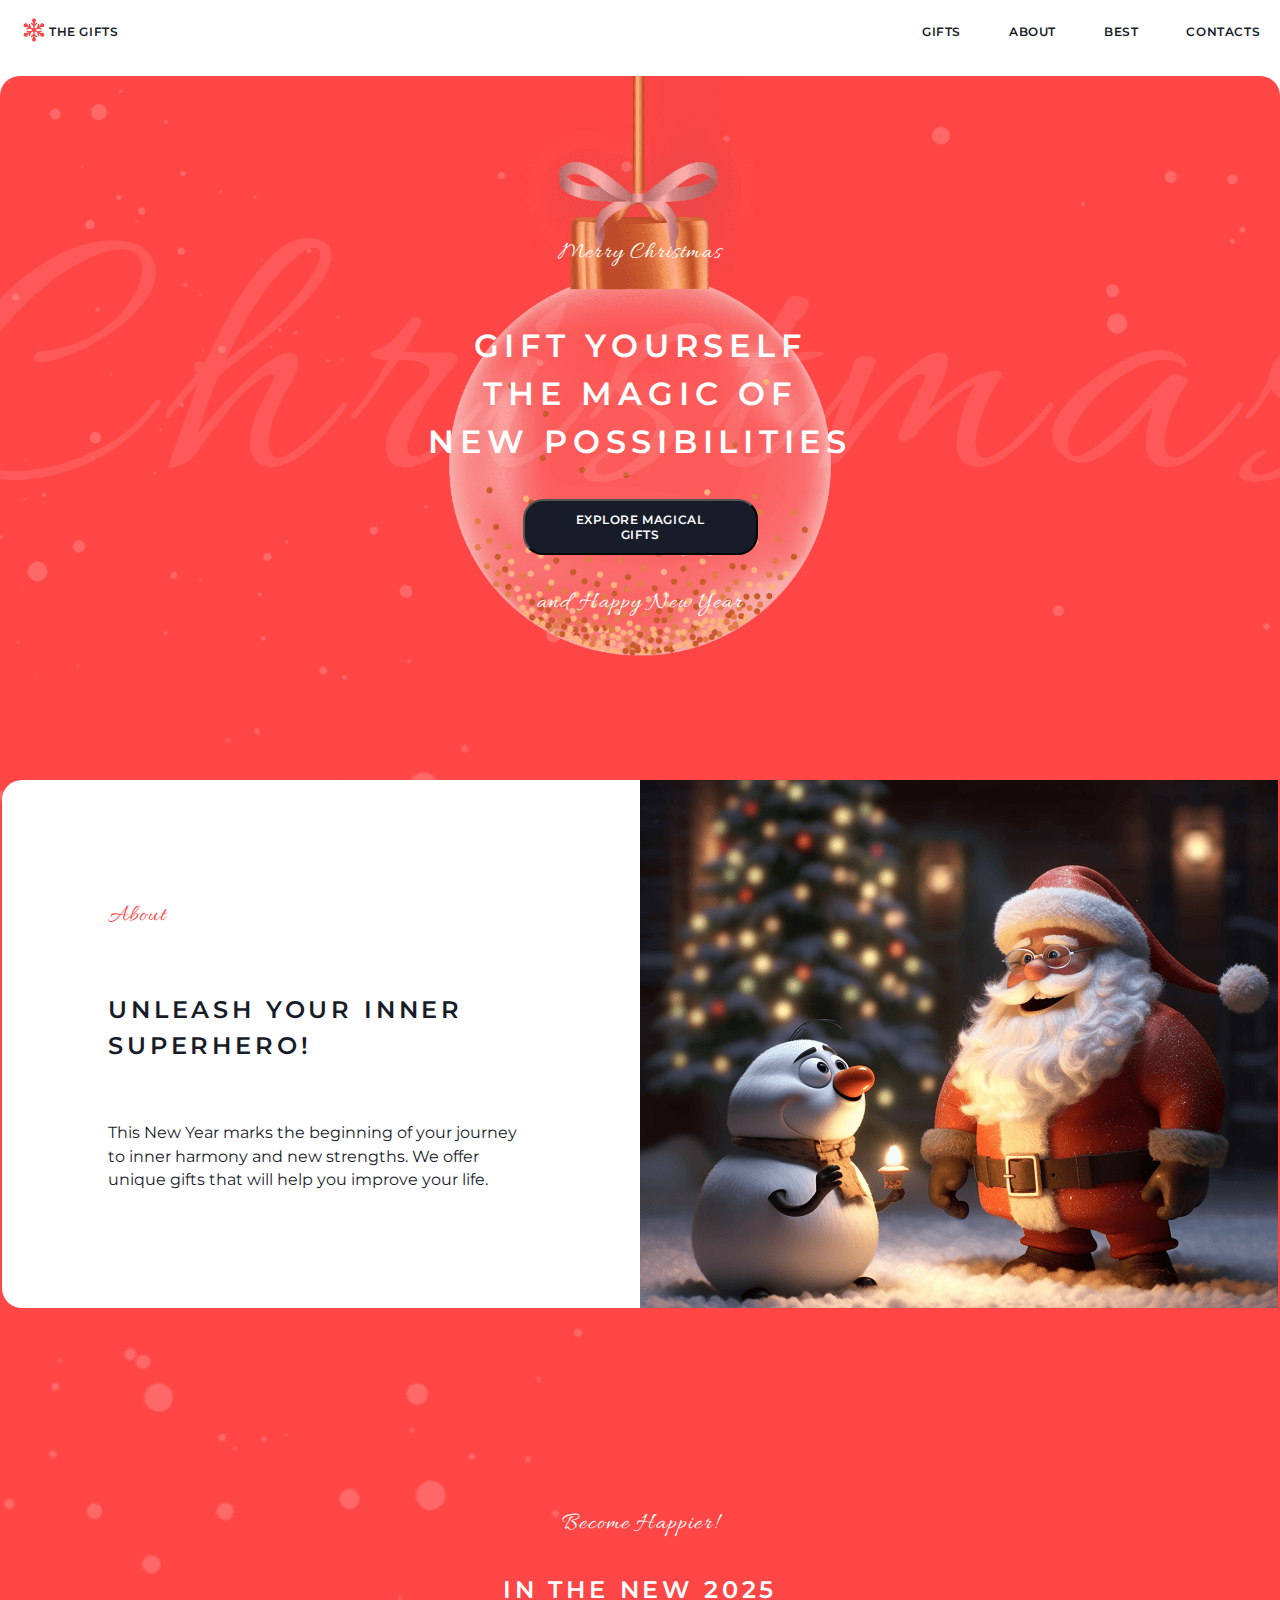
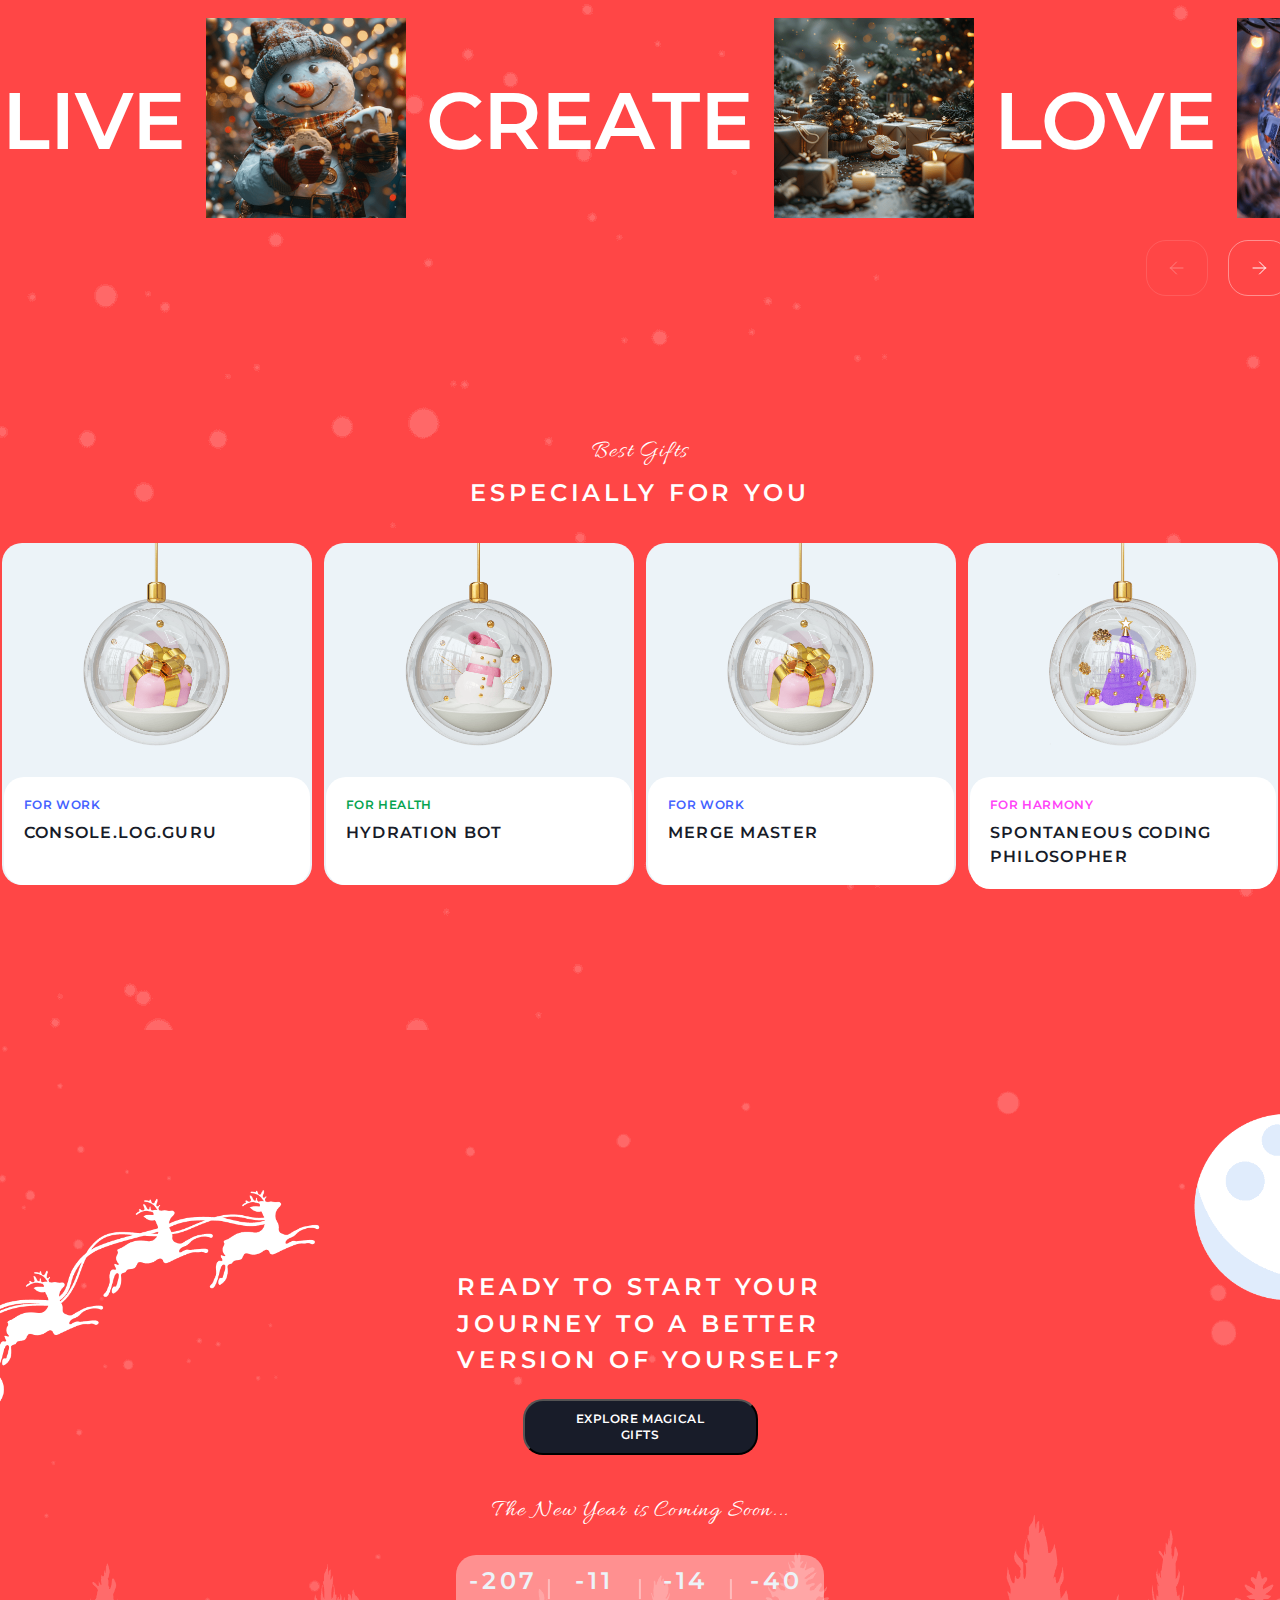
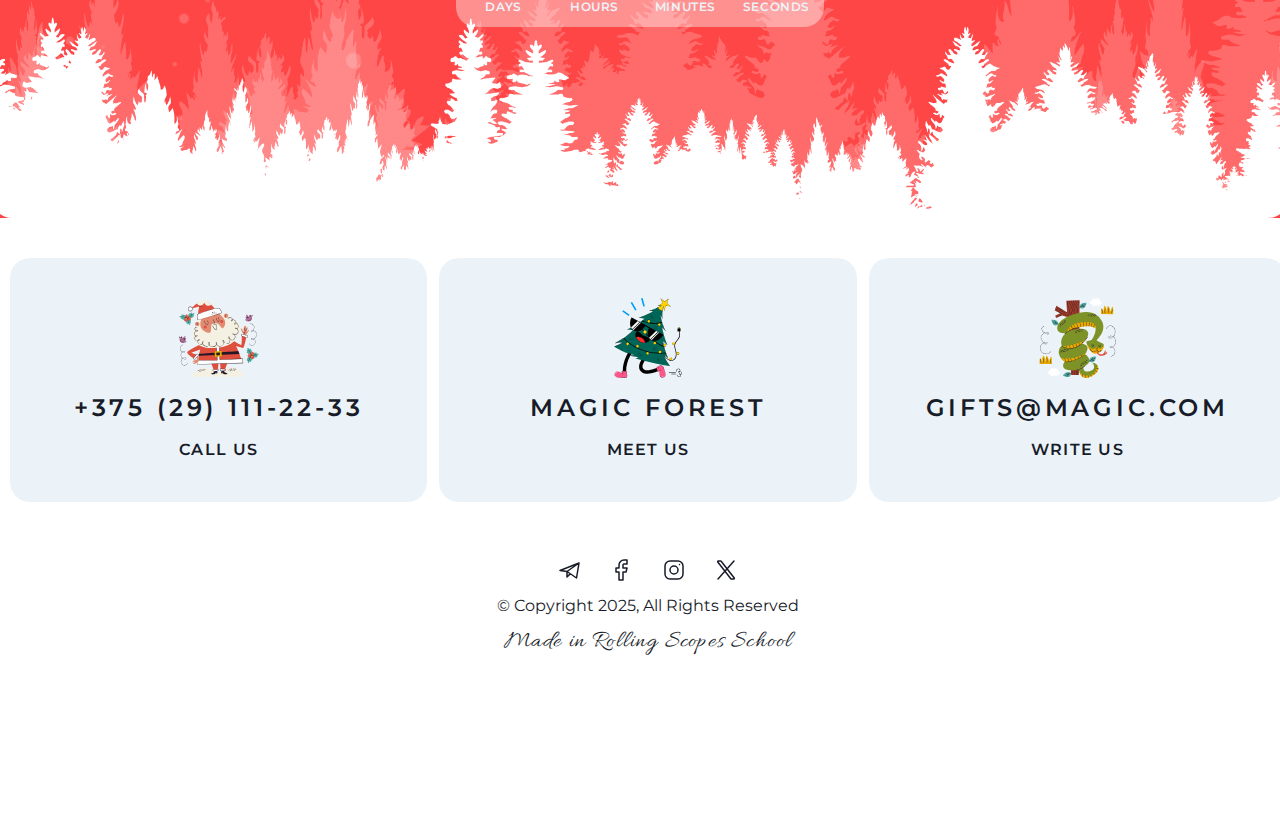
<file: pages/home/index.html>
<!DOCTYPE html>
<html lang="en">
<head>
    <meta charset="UTF-8">
    <meta name="viewport" content="width=device-width, initial-scale=1.0">
    <link href="style.css" rel="stylesheet">
    <script src="index.js" defer></script>
    <link href="https://fonts.googleapis.com/css?family=Montserrat&display=swap" rel="stylesheet">
    <title>Christmas shop</title>
</head>
<body>
    <header>
        <div class="header-container">
            <a class="logo" href="#">
                    <div><img src="../../assets/icons/snowflake.svg" alt="snowflake" width="24" height="24"></div>
                    <span class="logo-title">The gifts</span>
            </a>
            <nav class="nav">
                <ul class="nav-list">
                    <li class="nav-item">
                        <a class="nav-link" href="#about">Gifts</a>
                    </li>
                    <li class="link">
                        <a class="nav-link" href="#pets">About</a>
                    </li>
                    <li class="link">
                        <a class="nav-link" href="#help">Best</a>
                    </li>
                    <li class="link">
                        <a class="nav-link" href="#contacts">Contacts</a>
                    </li>
                </ul>
            </nav>
        </div>
    </header>
    <main>
        <div class="main-container">
            <div class="hero-section">
                <div class="hero-section-content">
                    <p class="caption">Merry Christmas</p>
                    <h1 class="hero-header">Gift yourself the magic of new possibilities</h1>
                    <button class="button-primary" id="giftsButton"><span class="action-small">Explore Magical Gifts</span></button>
                    <p class="caption">and Happy New Year</p>
                </div>
            </div>
            <div class="about">
                <div class="about-content">
                    <div class="about-text">
                        <div class="about-text-content">
                            <p class="caption-about">About</p>
                            <h2 class="header-2">Unleash your inner superhero!</h2>
                            <p class="paragraph">This New Year marks the beginning of your journey to inner harmony and new strengths. We offer unique gifts that will help you improve your life.</p>
                        </div>
                    </div>
                    <div class="about-santa"><img src="../../assets/images/santa.png" alt="santa" width="638px" height="528px"></div>
                </div>
            </div>
            <div class="slider-section">
                <div class="slider-section-content">
                    <div class="slider-head">
                        <p class="caption">Become Happier!</p>
                        <div class="header-2 slider-header">in the new 2025</div>
                    </div>
                    <div class="slider-container">
                        <div class="slider">
                            <div class="slide slider-text">Live</div>
                            <div class="slide"><img src="../../assets/images/snowman.png" alt="snowman" width="200" height="200"></div>
                            <div class="slide slider-text">Create</div>
                            <div class="slide"><img src="../../assets/images/christmas-trees.png" alt="christmas-tree" width="200" height="200"></div>
                            <div class="slide slider-text">Love</div>
                            <div clsaa="slide"><img src="../../assets/images/christmas-tree-ball.png" alt="christmas-tree-ball" width="200" height="200"></div>
                            <div class="slide slider-text">Dream</div>
                            <div class="slide"><img src="../../assets/images/fairytale-house.png" alt="fairytale-house" width="200" height="200"></div>
                        </div>
                    </div>
                    <div class="buttons">
                        <button class="button-primary button-left"><img src="../../assets/icons/arrow-right.svg" class="rotated-svg" alt="arrow-left" height="24" width="24"></button>
                        <button class="button-primary button-right"><img src="../../assets/icons/arrow-right.svg" alt="arrow-right" height="24" width="24"></button>
                    </div>
                </div>
            </div>
            <div class="best-gifts">
                <div class="best-gifts-content">
                    <div class="best-gifts-head">
                        <p class="caption best-gifts-caption">Best Gifts</p>
                        <h2 class="header-2 best-gifts-header">especially for you</h2>
                    </div>
                    <div class="best-gifts-list">
                        <div class="best-gift-card for-work" onclick="openModal('modal-work1')">
                            <div class="card-image"><img src="../../assets/images/gift-for-work.png" alt="gift-for-work" width="310" height="230"></div>
                            <div class="card-text">
                                <span class="header-4">For work</span>
                                <span class="header-3">Console.log.guru</span>
                            </div>
                        </div>
                        <!--Modal-->
                        <div id="modal-work1" class="modal">
                            <div class="modal-content">
                                <span class="close" onclick="closeModal('modal-work1')">&times;</span>
                                <div class="modal-image-container">
                                    <img src="../../assets/images/gift-for-work.png" alt="gift-for-work" width="310" height="230">
                                </div>
                                <div class="modal-text">
                                    <div class="modal-header for-work">
                                        <span class="header-4">For work</span>
                                        <span class="header-3">Console.log.guru</span>
                                        <span class="paragraph">Use console log like a crystal ball to find any issue</span>
                                    </div>
                                    <div class="modal-stats">
                                        <span class="header-4">Adds superpower to</span>
                                        <ul class="modal-stats-content">
                                            <li class="modal-stat-block">
                                                <div class="span-1"><span class="paragraph">Live</span></div>
                                                <span class="paragraph">+500</span>
                                                <div class="modal-stars">
                                                    <div><img src="../../assets/icons/snowflake.svg" alt="snowflake" width="16" height="16"></div>
                                                    <div><img src="../../assets/icons/snowflake.svg" alt="snowflake" width="16" height="16"></div>
                                                    <div><img src="../../assets/icons/snowflake.svg" alt="snowflake" width="16" height="16"></div>
                                                    <div><img src="../../assets/icons/snowflake.svg" alt="snowflake" width="16" height="16"></div>
                                                    <div><img src="../../assets/icons/snowflake.svg" alt="snowflake" width="16" height="16"></div>
                                                </div>
                                            </li>
                                            <li class="modal-stat-block">
                                                <div class="span-1"><span class="paragraph">Create</span></div>
                                                <span class="paragraph">+500</span>
                                                <div class="modal-stars">
                                                    <div><img src="../../assets/icons/snowflake.svg" alt="snowflake" width="16" height="16"></div>
                                                    <div><img src="../../assets/icons/snowflake.svg" alt="snowflake" width="16" height="16"></div>
                                                    <div><img src="../../assets/icons/snowflake.svg" alt="snowflake" width="16" height="16"></div>
                                                    <div><img src="../../assets/icons/snowflake.svg" alt="snowflake" width="16" height="16"></div>
                                                    <div><img src="../../assets/icons/snowflake.svg" alt="snowflake" width="16" height="16"></div>
                                                </div>
                                            </li>
                                            <li class="modal-stat-block">
                                                <div class="span-1"><span class="paragraph">Love</span></div>
                                                <span class="paragraph">+200</span>
                                                <div class="modal-stars">
                                                    <div><img src="../../assets/icons/snowflake.svg" alt="snowflake" width="16" height="16"></div>
                                                    <div><img src="../../assets/icons/snowflake.svg" alt="snowflake" width="16" height="16"></div>
                                                    <div><img src="../../assets/icons/snowflake.svg" alt="snowflake" width="16" height="16" style="opacity: 0.2;"></div>
                                                    <div><img src="../../assets/icons/snowflake.svg" alt="snowflake" width="16" height="16" style="opacity: 0.2;"></div>
                                                    <div><img src="../../assets/icons/snowflake.svg" alt="snowflake" width="16" height="16" style="opacity: 0.2;"></div>
                                                </div>
                                            </li>
                                            <li class="modal-stat-block">
                                                <div class="span-1"><span class="paragraph">Dream</span></div>
                                                <span class="paragraph">+400</span>
                                                <div class="modal-stars">
                                                    <div><img src="../../assets/icons/snowflake.svg" alt="snowflake" width="16" height="16"></div>
                                                    <div><img src="../../assets/icons/snowflake.svg" alt="snowflake" width="16" height="16"></div>
                                                    <div><img src="../../assets/icons/snowflake.svg" alt="snowflake" width="16" height="16"></div>
                                                    <div><img src="../../assets/icons/snowflake.svg" alt="snowflake" width="16" height="16"></div>
                                                    <div><img src="../../assets/icons/snowflake.svg" alt="snowflake" width="16" height="16" style="opacity: 0.2;"></div>
                                                </div>
                                            </li>
                                        </ul>
                                    </div>
                                </div>
                            </div>
                        </div>
                        <!---->
                        <div class="best-gift-card for-health">
                            <div class="card-image"><img src="../../assets/images/gift-for-health.png" alt="gift-for-health" width="310" height="230"></div>
                            <div class="card-text">
                                <span class="header-4">For health</span>
                                <span class="header-3">hydration bot</span>
                            </div>
                        </div>
                        <div class="best-gift-card for-work">
                            <div class="card-image"><img src="../../assets/images/gift-for-work.png" alt="gift-for-harmony" width="310" height="230"></div>
                            <div class="card-text">
                                <span class="header-4 ">For work</span>
                                <span class="header-3">merge master</span>
                            </div>
                        </div>
                        <div class="best-gift-card for-harmony">
                            <div class="card-image"><img src="../../assets/images/gift-for-harmony.png" alt="gift-for-work" width="310" height="230"></div>
                            <div class="card-text">
                                <span class="header-4">For harmony</span>
                                <span class="header-3">spontaneous coding philosopher</span>
                            </div>
                        </div>
                    </div>
                </div>
            </div>
            <div class="cta">
                <div class="cta-container">
                    <div class="cta-content">
                        <span class="header-2 cta-head">Ready to start your journey to a better version of yourself?</span>
                        <button class="button-primary"><span class="action-small">Explore Magical Gifts</span></button>
                        <div class="cta-timer-content">
                            <p class="caption">The New Year is Coming Soon...</p>
                            <div class="cta-timer">
                                <div class="timer-unit">
                                    <div class="header-2 timer-value" id="days">0</div>
                                    <div class="header-4 timer-label">Days</div>
                                </div>
                                <div class="separator"></div>
                                <div class="timer-unit">
                                    <div class="header-2 timer-value" id="hours">0</div>
                                    <div class="header-4 timer-label">hours</div>
                                </div>
                                <div class="separator"></div>
                                <div class="timer-unit">
                                    <div class="header-2 timer-value" id="minutes">0</div>
                                    <div class="header-4 timer-label">minutes</div>
                                </div>
                                <div class="separator"></div>
                                <div class="timer-unit">
                                    <div class="header-2 timer-value" id="seconds">0</div>
                                    <div class="header-4 timer-label">seconds</div>
                                </div>
                            </div>
                        </div>
                    </div>
                </div>
            </div>
        </div>
    </main>
    <footer>
        <div class="footer-container">
            <div class="footer-content">
                <div class="footer-contacts" id="contacts">
                    <a href="tel:+1234567890" class="contacts-container">
                        <img src="../../assets/images/santa-claus.svg" alt="santa-claus">
                        <div class="action-large">+375 (29) 111-22-33</div>
                        <div class="header-3">CALL US</div>
                    </a>
                    <a href="mailto:example@email.com" class="contacts-container">
                        <img src="../../assets/images/christmas-tree.svg" alt="christmas-tree">
                        <div class="action-large">Magic forest</div>
                        <div class="header-3">MEET US</div>
                    </a>
                    <a href="https://www.google.com/maps/@37.7749,-122.4194,15z" target="_blank" rel="noopener noreferrer" class="contacts-container">
                        <img src="../../assets/images/snake.svg" alt="snake">
                        <div class="action-large">Gifts@magic.com</div>
                        <div class="header-3">WRITE US</div>
                    </a>
                </div>
                <div class="footer-other">
                    <div class="socials">
                        <a href="https://web.telegram.org" target="_blank" class="socials-container"><div class="mask telegram-mask"></div></a>
                        <a href="https://www.facebook.com" target="_blank" class="socials-container"><div class="mask facebook-mask"></div></a>
                        <a href="https://www.instagram.com" target="_blank" class="socials-container"><div class="mask instagram-mask"></div></a>
                        <a href="https://www.x.com" target="_blank" class="socials-container"><div class="mask x-mask"></div></a>
                    </div>
                    <div class="paragraph">© Copyright 2025, All Rights Reserved</div>
                    <a href="https://rs.school" target="_blank" class="caption rs">Made in Rolling Scopes School</a>
                </div>
            </div>
        </div>
    </footer>
</body>
</html>
</file>
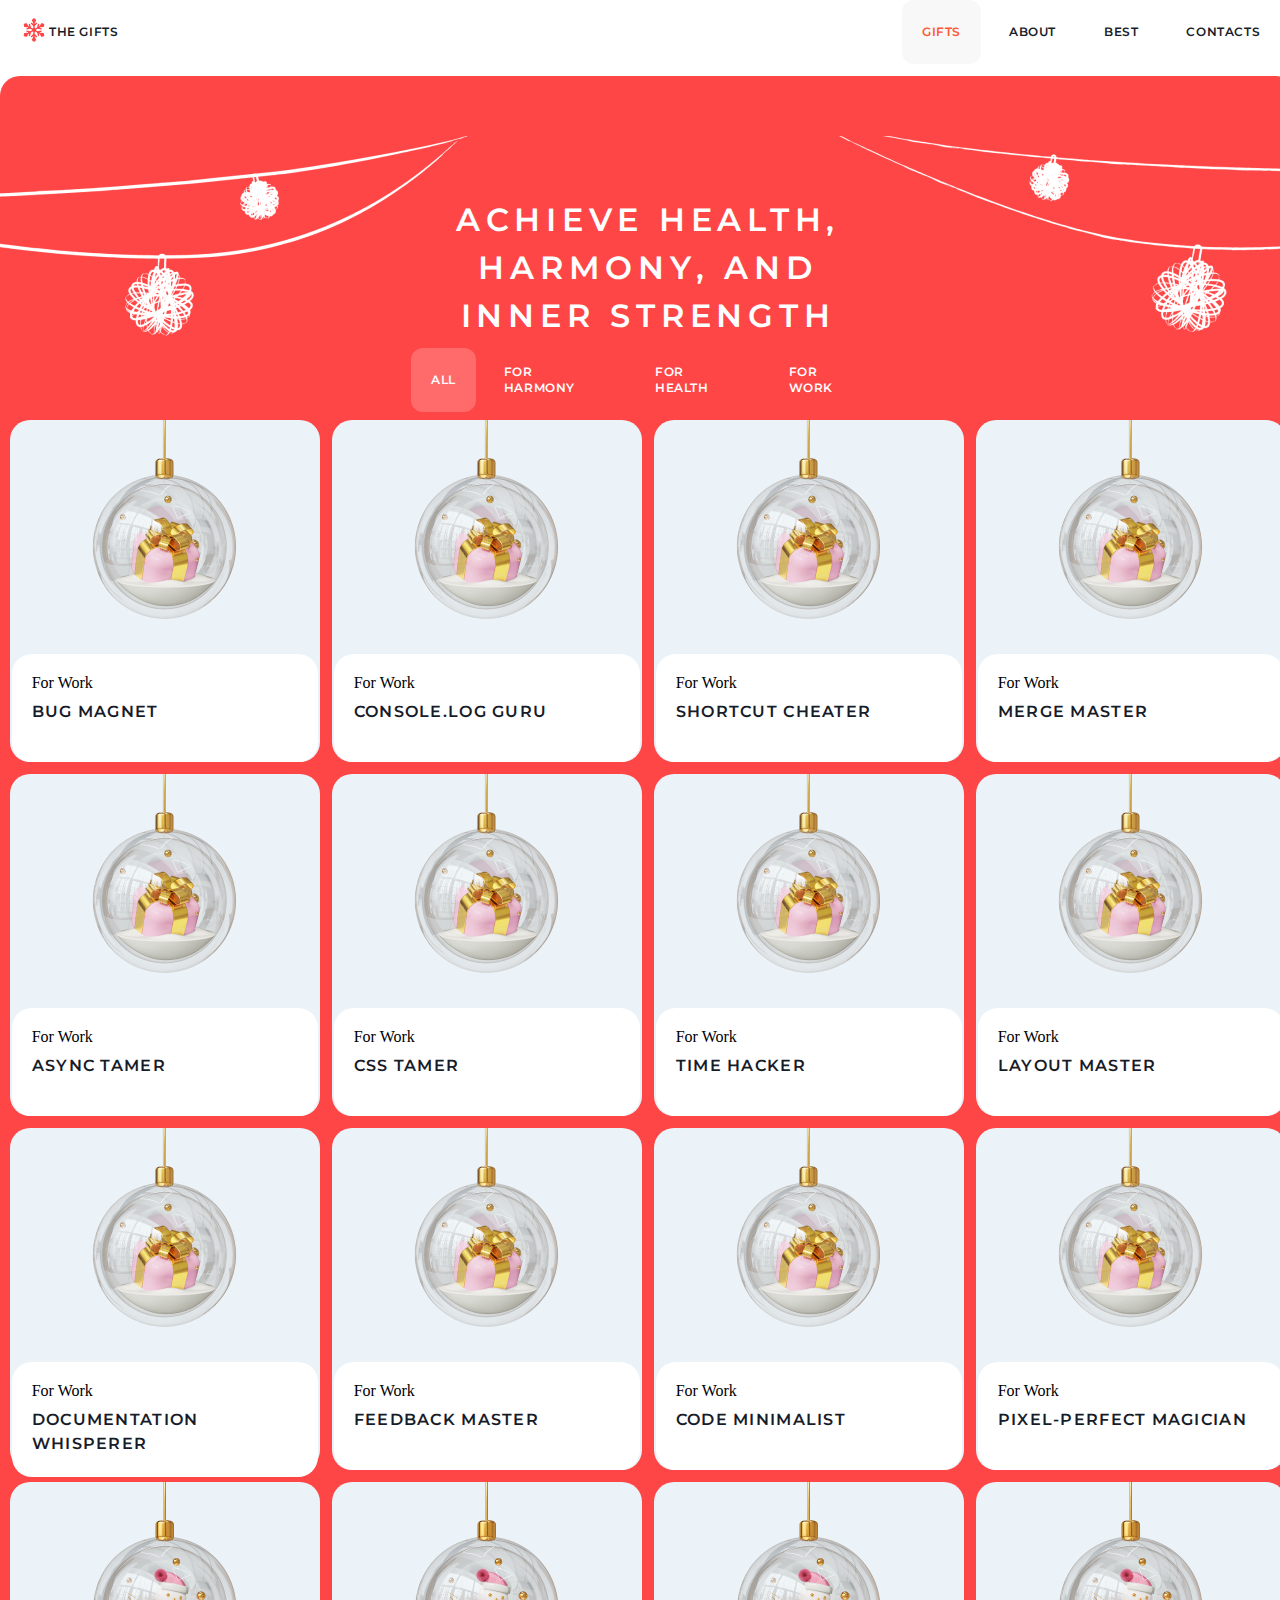
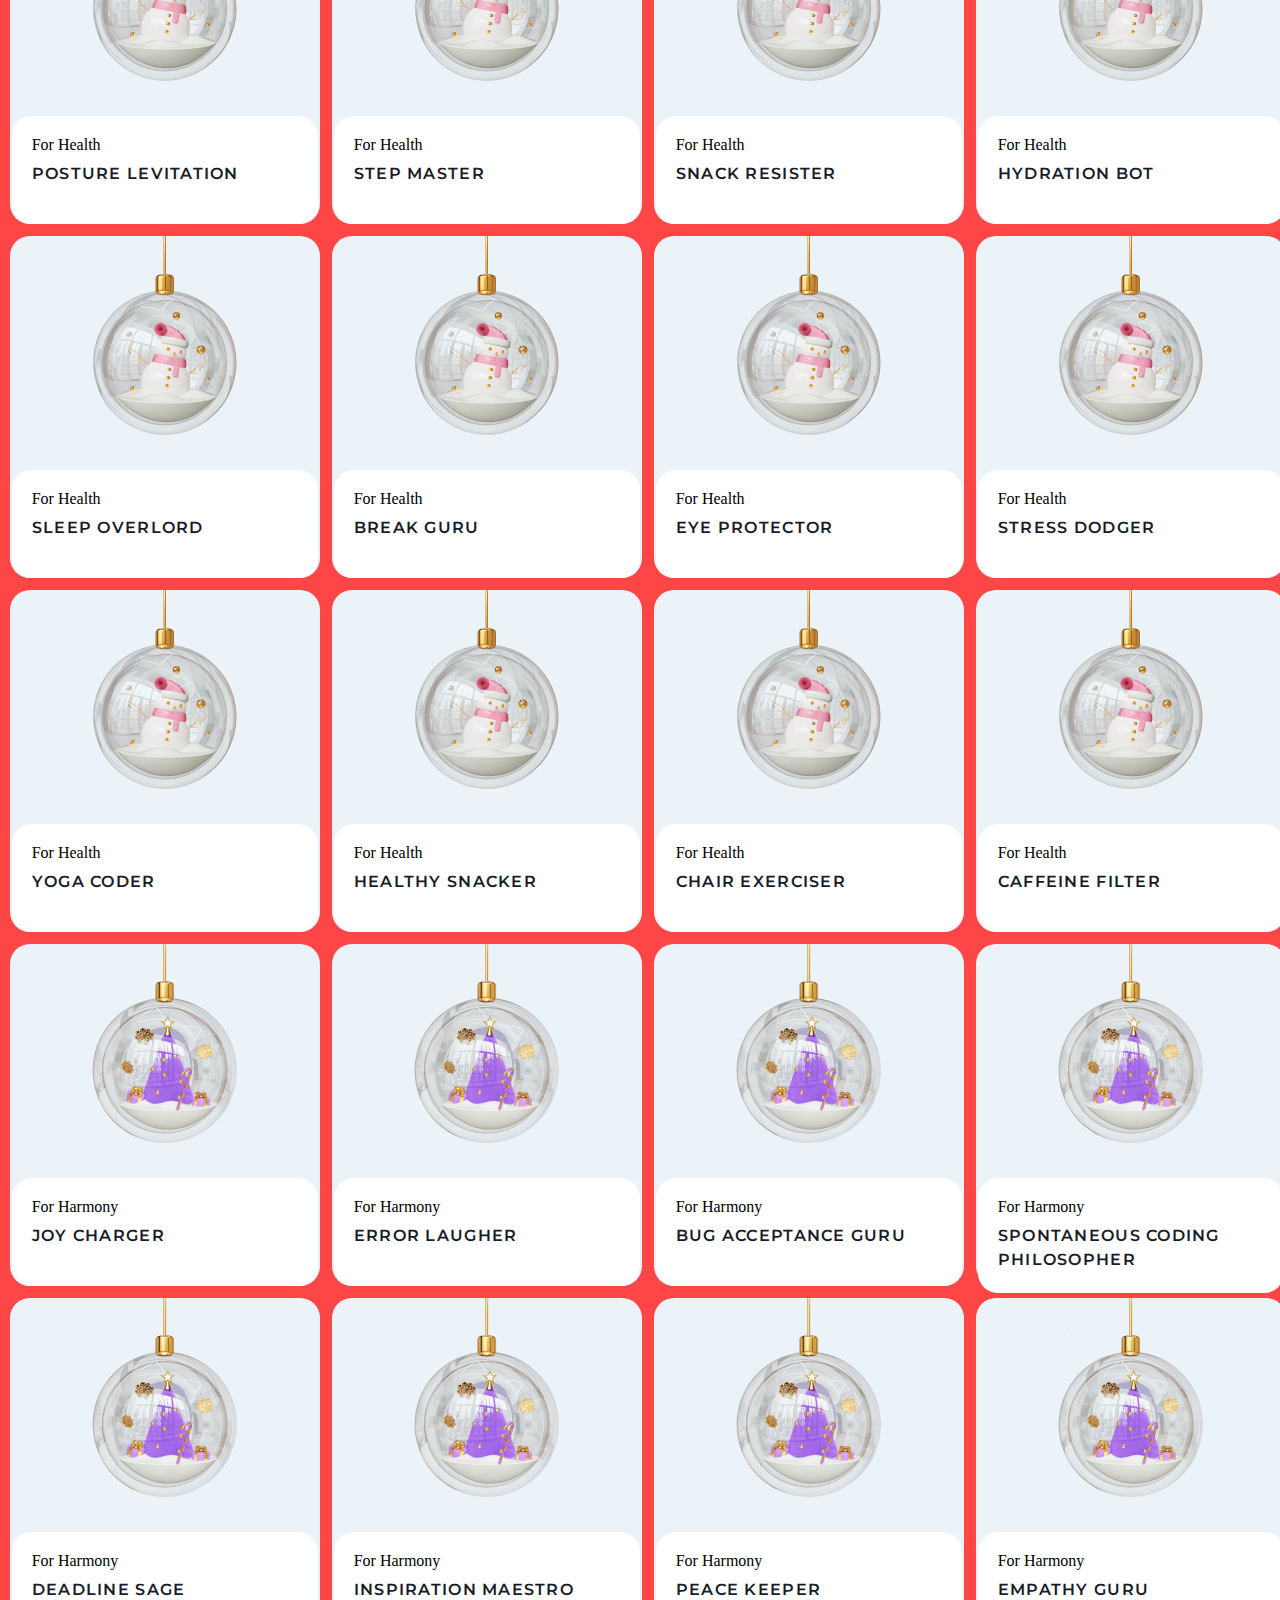
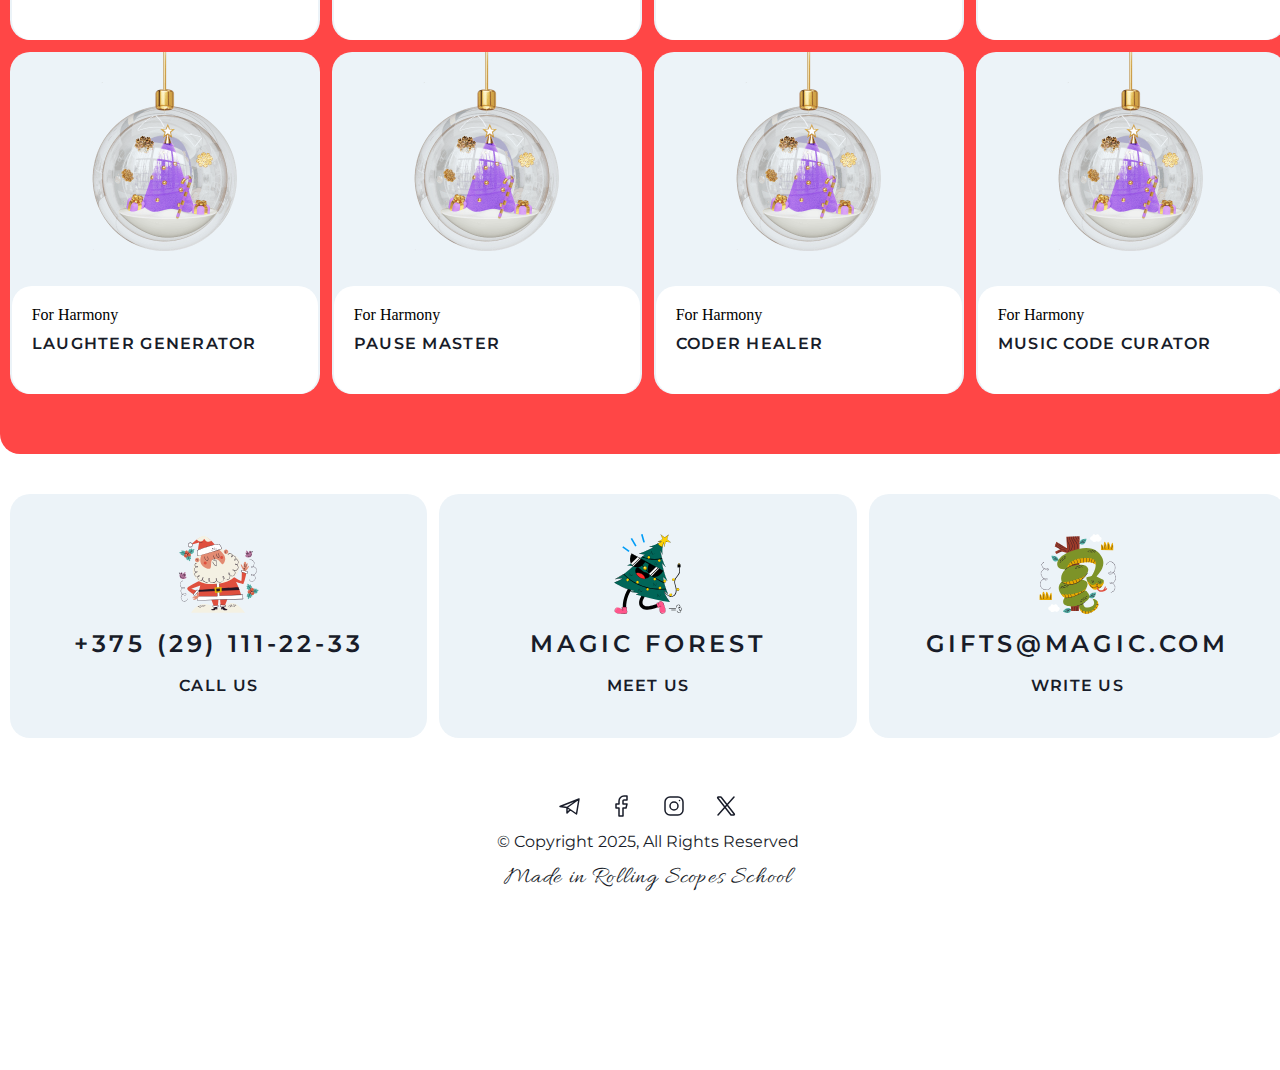
<file: pages/gifts/gifts.html>
<!DOCTYPE html>
<html lang="en">
<head>
    <meta charset="UTF-8">
    <meta name="viewport" content="width=device-width, initial-scale=1.0">
    <link href="gifts.css" rel="stylesheet">
    <link href="https://fonts.googleapis.com/css?family=Montserrat&display=swap" rel="stylesheet">
    <title>Gifts</title>
</head>
<body>
    <header>
        <div class="header-container">
            <a class="logo" href="#">
                    <div><img src="../../assets/icons/snowflake.svg" alt="snowflake" width="24" height="24"></div>
                    <span class="logo-title">The gifts</span>
            </a>
            <nav class="nav">
                <ul class="nav-list">
                    <li class="nav-item">
                        <a class="nav-link active" href="#about">Gifts</a>
                    </li>
                    <li class="link">
                        <a class="nav-link" href="#pets">About</a>
                    </li>
                    <li class="link">
                        <a class="nav-link" href="#help">Best</a>
                    </li>
                    <li class="link">
                        <a class="nav-link" href="#contacts">Contacts</a>
                    </li>
                </ul>
            </nav>
        </div>
    </header>
    <main>
        <div class="main-container">
            <div class="bg-garland"></div>
            <div class="gifts-container">
                <div class="gifts-header">
                    <div class="header-1">Achieve health, harmony, and inner strength</div>
                </div>
                <div class="gifts-tabs">
                    <a href="#all" class="tab-link active" data-filter="all">All</a>
                    <a href="#for-harmony" class="tab-link" data-filter="For Harmony">For harmony</a>
                    <a href="#for-health" class="tab-link" data-filter="For Health">For health</a>
                    <a href="#for-work" class="tab-link" data-filter="For Work">For work</a>
                </div>
                <div class="gifts-table"></div>
            </div>
        </div>
    </main>
    <footer>
        <div class="footer-container">
            <div class="footer-content">
                <div class="footer-contacts" id="contacts">
                    <a href="tel:+1234567890" class="contacts-container">
                        <img src="../../assets/images/santa-claus.svg" alt="santa-claus">
                        <div class="action-large">+375 (29) 111-22-33</div>
                        <div class="header-3">CALL US</div>
                    </a>
                    <a href="mailto:example@email.com" class="contacts-container">
                        <img src="../../assets/images/christmas-tree.svg" alt="christmas-tree">
                        <div class="action-large">Magic forest</div>
                        <div class="header-3">MEET US</div>
                    </a>
                    <a href="https://www.google.com/maps/@37.7749,-122.4194,15z" target="_blank" rel="noopener noreferrer" class="contacts-container">
                        <img src="../../assets/images/snake.svg" alt="snake">
                        <div class="action-large">Gifts@magic.com</div>
                        <div class="header-3">WRITE US</div>
                    </a>
                </div>
                <div class="footer-other">
                    <div class="socials">
                        <a href="https://web.telegram.org" target="_blank" class="socials-container"><div class="mask telegram-mask"></div></a>
                        <a href="https://www.facebook.com" target="_blank" class="socials-container"><div class="mask facebook-mask"></div></a>
                        <a href="https://www.instagram.com" target="_blank" class="socials-container"><div class="mask instagram-mask"></div></a>
                        <a href="https://www.x.com" target="_blank" class="socials-container"><div class="mask x-mask"></div></a>
                    </div>
                    <div class="paragraph">© Copyright 2025, All Rights Reserved</div>
                    <a href="https://rs.school" target="_blank" class="caption rs">Made in Rolling Scopes School</a>
                </div>
            </div>
        </div>
    </footer>
</body>
<script src="gifts.js"></script>
</html>
</file>
<file: pages/home/style.css>
:root {
	--primary: #ff4646;
	--dark: #181c29;
	--static-white: #fff;
	--content-background: #ecf3f8;
	--tag-purple: #4361ff;
	--tag-pink: #ff43f7;
	--tag-green: #06a44f;
	--primary-10: rgba(255, 70, 70, 0.1);
	--static-white-20: rgba(255, 255, 255, 0.2);
	--static-white-40: rgba(255, 255, 255, 0.4);
    --font-family: "Montserrat", sans-serif;
    --second-family: "Allura", sans-serif;
    --third-family: "SF Pro", sans-serif;
}

@font-face {
    font-family: "Montserrat";
    src: url(../../assets/fonts/Montserrat/Montserrat-Italic-VariableFont_wght.ttf), format('truetype');
    font-weight: 100 900;
}

@font-face {
    font-family: "Allura";
    src: url(../../assets/fonts/Allura-Regular.ttf), format('truetype');
    font-weight: 400;
}
body{
    margin: 0;
    padding: 0;
    overflow-x: hidden;
}
.main-container{
    display: flex;
    align-items: center;
    justify-content: flex-start;
    flex-direction: column;
    border-radius: 20px 20px 0 0;
    margin-top: 12px;
    width: 100%;
    background-color: var(--primary);
    padding: 0;
}
header{
    display: flex;
    align-items: center;
    justify-content: center;
    width: 100%;
    height: 64px;
}

.header-container{
    display: flex;
    align-items: center;
    justify-content: center;
    flex-direction: row;
    gap: 12px;
    padding: 12px 0px;
    width: 1276px;
    height: 64px;
    max-width: 1276px;
    background: var(--static-white);
}
.logo {
    display: flex;
    align-items: center;
    justify-content: flex-start;
    flex-direction: row;
    text-decoration: none;
    gap: 3px;
    width: 141px;
    height: 40px;
    padding: 8px 20px;
}
.logo-title{
    font-family: var(--font-family);
    font-weight: 600;
    font-size: 12px;
    line-height: 1.3;
    letter-spacing: 0.05em;
    text-transform: uppercase;
    color: var(--dark);
}
.nav{
    width: 1123px;
    height: 40px;
    display: flex;
    align-items: center;
    flex-direction: row;
    justify-content: space-between;
    gap: 0px;
}
.nav-list{
    margin-left: 747px;
    display: flex;
    flex-direction: row;
    align-items: center;
    justify-content: flex-start;
    gap: 8px;
    width: 376px;
    height: 40px;
    list-style: none;
    padding: 0;
}
.nav-item{
    position: relative;
}
.nav-link{
    display: flex;
    align-items: center;
    justify-content: center;
    text-decoration: none;
    border-radius: 12px;
    padding: 12px 20px;
    height: 40px;
    text-decoration: none;
    font-family: var(--font-family);
    font-weight: 600;
    font-size: 12px;
    line-height: 1.3;
    letter-spacing: 0.05em;
    text-transform: uppercase;
    color: var(--dark);
}
.nav-link:hover {
    color: #FF5733; /* Цвет текста при ховере */
    background-color: #F8F8F8; /* Цвет фона при ховере */
}

.hero-section{
    display: flex;
    align-items: center;
    justify-content: flex-start;
    flex-direction: column;
    gap: 0px;
    border-radius: 20px 20px 0 0;
    padding: 60px 8px;
    width: 1400px;
    height: 524px;
    background: url(../../assets/images/bg-ball.png), url(../../assets/images/bg-snow.png);
    background-size: cover;
    background-position: center;
}
.hero-section-content{
    display: flex;
    align-items: center;
    justify-content: center;
    flex-direction: column;
    gap: 12px;
    padding: 60px 0px;
    width: 426px;
    height: 404px;
    max-width: 426px;
    margin-top: 30px;
}

.caption{
    font-family: var(--second-family);
    font-weight: 400;
    font-size: 24px;
    line-height: 1;
    letter-spacing: 0.05em;
    text-align: center;
    color: var(--static-white);
}

.hero-header{
    font-family: var(--font-family);
    font-weight: 600;
    font-size: 32px;
    line-height: 1.5;
    letter-spacing: 0.18em;
    text-transform: uppercase;
    text-align: center;
    color: var(--static-white);
}

.header1 {
    font-family: var(--font-family), sans-serif;
    font-size: 32px;
    font-weight: 600;
    line-height: 150%;
    letter-spacing: 18%;
    text-transform: uppercase;
}
.button-primary{
    display: flex;
    align-items: center;
    justify-content: center;
    flex-direction: row;
    gap: 0px;
    border-radius: 20px;
    padding: 20px 30px;
    width: 235px;
    height: 56px;
    background: var(--dark);
    color: var(--static-white);
}
.button-primary:hover {
    background: var(--static-white);
    color: var(--dark);
}
.action-small {
    font-family: var(--font-family);
    font-weight: 600;
    font-size: 12px;
    line-height: 1.3;
    letter-spacing: 0.05em;
    text-transform: uppercase;
    text-align: center;
    /*color: var(--static-white);*/
}

.about{
    display: flex;
    align-items: flex-start;
    justify-content: center;
    flex-direction: row;
    gap: 0px;
    padding: 60px 8px;
    width: 100%;
    height: 648px;
    background: url(../../assets/images/bg-snow.png);
}
.about-content{
    display: flex;
    align-items: center;
    justify-content: flex-start;
    flex-direction: row;
    gap: 0px;
    border-radius: 20px;
    width: 1276px;
    height: 528px;
    max-width: 1276px;
    background: var(--static-white);
}
.about-text{
    display: flex;
    align-items: center;
    justify-content: center;
    flex-direction: column;
    gap: 0px;
    border-radius: 20px;
    width: 50%;
    height: 100%;
}
.about-text-content{
    display: flex;
    align-items: flex-start;
    justify-content: center;
    flex-direction: column;
    gap: 20px;
    padding: 60px 0px;
    width: 426px;
    height: 328px;
    max-width: 426px;
}

.about-santa{
    display: flex;
    align-items: center;
    justify-content: center;
    flex-direction: column;
    gap: 0px;
    border-radius: 20px;
    width: 50%;
    height: 100%;
}

.header-2 {
    font-family: var(--font-family);
    font-size: 24px;
    font-weight: 600;
    line-height: 1.52;
    letter-spacing: 0.16em;
    text-transform: uppercase;
    color:var(--dark);
}
.paragraph {
    font-family: var(--font-family);
    font-size: 16px;
    font-weight: 400;
    line-height: 148%;
    color: var(--dark);
}

.caption-about{
    font-family: var(--second-family);
    font-weight: 400;
    font-size: 24px;
    line-height: 1;
    letter-spacing: 0.05em;
    color: var(--primary);
}
.slider-section{
    display: flex;
    align-items: center;
    justify-content: flex-start;
    flex-direction: column;
    gap: 0px;
    padding: 60px 8px;
    width: 98.9%;
    height: 488px;
    background: url(../../assets/images/bg-snow.png);
    overflow-x: hidden;
    margin-top: -60px;
}
.slider-section-content{
    display: flex;
    align-items: center;
    justify-content: flex-start;
    flex-direction: column;
    gap: 20px;
    width: 1276px;
    height: 368px;
    max-width: 1276px;
}
.slider-head{
    display: flex;
    align-items: center;
    justify-content: flex-start;
    flex-direction: column;
    gap: 12px;
    width: 426px;
    height: 72px;
    max-width: 426px;
}
.slider-header{
    color: var(--static-white);
}
.slider-container{
    display: flex;
    align-items: flex-start;
    justify-content: center;
    flex-direction: column;
    gap: 0px;
    width: 1276px;
    height: 200px;
    margin-top: 40px;
}
.slider{
    display: flex;
    align-items: center;
    justify-content: flex-start;
    flex-direction: row;
    gap: 20px;
    width: 1993px;
    height: 200px;
}
.slider-text{
    font-family: var(--font-family);
    font-weight: 600;
    font-size: 80px;
    text-transform: uppercase;
    text-align: center;
    color: var(--static-white);
}
.buttons{
    display: flex;
    align-items: center;
    justify-content: space-between;
    flex-direction: row;
    gap: 20px;
    width: 1276px;
    height: 56px;
}
.button-left{
    margin-left: 1144px;
    border: 1px solid var(--static-white-40);
    width: 56px;
    height: 56px;
    background: none;
}

.button-right{
    border: 1px solid var(--static-white-40);
    width: 56px;
    height: 56px;
    background: none;
}

.button-primary:disabled{
    cursor: not-allowed;
    opacity: 0.3;
    background: none;
}

.rotated-svg{
    transform: rotate(180deg);
    transform-origin: center;
}

.action-large {
    font-family: 'Montserrat', sans-serif;
    font-size: 24px;
    font-weight: 600;
    line-height: 152%;
    letter-spacing: 16%;
    text-transform: uppercase;
}

.best-gifts{
    height: 554px;
    width: 100%;
    display: flex;
    align-items: center;
    justify-content: flex-start;
    flex-direction: column;
    gap: 0px;
    padding: 60px 8px;
    background: url(../../assets/images/bg-snow.png);
    margin-top: -80px;
}

.best-gifts-content{
    display: flex;
    align-items: center;
    justify-content: flex-start;
    flex-direction: column;
    gap: 20px;
    width: 1276px;
    height: 434px;
    max-width: 1276px;
}
.best-gifts-head{
    display: flex;
    align-items: center;
    justify-content: flex-start;
    flex-direction: column;
    gap: 12px;
    width: 426px;
    height: 72px;
    max-width: 426px;
}

.best-gifts-header{
    color: var(--static-white);
    margin-top: -25px;
}

.best-gifts-list{
    display: flex;
    flex-wrap: wrap;
    align-items: flex-start;
    justify-content: center;
    flex-direction: row;
    gap: 12px;
    width: 1276px;
    height: 342px;
    margin-top: 35px;
}

.best-gift-card{
    display: flex;
    align-items: center;
    justify-content: flex-start;
    flex-direction: column;
    gap: 0px;
    border-radius: 20px;
    width: 310px;
    height: 342px;
    background: var(--content-background);
    cursor: pointer;
    flex-grow: 1;
}
.card-image{
    width: 100%;
}
.card-image img {
    width: 100%;
    height: 100%;
    object-fit: cover;
}

.card-text{
    display: flex;
    align-items: flex-start;
    justify-content: flex-start;
    flex-direction: column;
    gap: 8px;
    border-radius: 20px;
    padding: 20px;
    width: 86%;
    height: 112px;
    background: var(--static-white);
}

.header-3 {
    font-family: var(--font-family);
    font-weight: 600;
    font-size: 16px;
    line-height: 1.52;
    letter-spacing: 0.08em;
    text-transform: uppercase;
    color: var(--dark);
}

.header-4 {
    font-family: var(--font-family);
    font-weight: 600;
    font-size: 12px;
    line-height: 1.3;
    letter-spacing: 0.05em;
    text-transform: uppercase;
}
.for-work  .header-4{
    color: var(--tag-purple);
}
.for-health .header-4{
    color: var(--tag-green);
}
.for-harmony .header-4{
    color: var(--tag-pink);
}

.best-gift-card:hover .header-3 {
    color: var(--primary);
}
/* Стили для модального окна */
.modal {
    display: none;
    position: fixed;
    z-index: 1000;
    left: 0;
    top: 0;
    width: 100%;
    height: 100%;
    background-color: rgba(0, 0, 0, 0.7);
    overflow: auto;
    justify-content: center;
    align-items: center;
}

.modal-content {
    position: relative;
    display: flex;
    align-items: center;
    justify-content: center;
    flex-direction: column;
    gap: 0px;
    background-color: var(--content-background);
    margin: 5% auto;
    padding: 0;
    max-width: 400px;
    width: 80%;
    border-radius: 20px;
    height: 514px;
    box-shadow: 0 5px 15px rgba(0, 0, 0, 0.3);
    animation: modalopen 0.3s;
}

.close {
    position: absolute;
    right: 20px;
    top: 3px;
    color: #aaa;
    font-size: 40px;
    font-weight: bold;
    cursor: pointer;
    z-index: 10;
}

.close:hover {
    color: var(--primary);
}

.modal-image-container {
    display: flex;
    align-items: center;
    justify-content: center;
    flex-direction: column;
    gap: 0px;
    width: 100%;
    height: 230px;
    overflow: hidden;
}

.modal-image-container img {
    width: 100%;
    height: 100%;
    object-fit: cover;
}

.modal-text {
    padding: 30px;
    display: flex;
    align-items: flex-start;
    justify-content: flex-start;
    flex-direction: column;
    gap: 20px;
    border-radius: 20px;
    padding: 20px;
    width: 90%;
    height: 284px;
    background: var(--static-white);
}

.modal-header {
    display: flex;
    align-items: flex-start;
    justify-content: flex-start;
    flex-direction: column;
    gap: 8px;
    width: 360px;
    height: 104px;
}
.modal-stats{
    display: flex;
    align-items: flex-start;
    justify-content: flex-start;
    flex-direction: column;
    gap: 8px;
    width: 360px;
    height: 120px;
}
.modal-stats-content{
    display: flex;
    align-items: flex-start;
    justify-content: flex-start;
    flex-direction: column;
    gap: 0px;
    width: 360px;
    height: 96px;
}
.modal-stat-block{
    margin-left: -40px;
    display: flex;
    align-items: center;
    justify-content: flex-start;
    flex-direction: row;
    gap: 12px;
    width: 360px;
    height: 24px;
}
.span-1{
    width: 150px;
}
.modal-stars{
    display: flex;
    align-items: flex-start;
    justify-content: flex-start;
    flex-direction: row;
    gap: 8px;
    width: 112px;
    height: 16px;
}

.cta{
    display: flex;
    align-items: center;
    justify-content: flex-start;
    flex-direction: column;
    gap: 0px;
    border-radius: 0 0 20px 20px;
    padding: 60px 8px;
    width: 100%;
    height: 668px;
    background: url(../../assets/images/bg-forest.png), url(../../assets/images/bg-snow.png);
    background-size: cover;
    background-position: center;
}
.cta-container{
    display: flex;
    align-items: center;
    justify-content: flex-start;
    flex-direction: column;
    gap: 0px;
    border-radius: 20px;
    padding: 60px 0px;
    width: 1276px;
    height: 548px;
    max-width: 1276px;
}
.cta-content{
    display: flex;
    align-items: center;
    justify-content: center;
    flex-direction: column;
    gap: 20px;
    padding: 60px 0px;
    width: 426px;
    height: 428px;
    max-width: 426px;
}
.cta-head{
    margin-left: 30px;
    color: var(--static-white);
}
.cta-timer-content{
    display: flex;
    align-items: center;
    justify-content: flex-start;
    flex-direction: column;
    gap: 8px;
    width: 426px;
    height: 104px;
}
.cta-timer{
    display: flex;
    align-items: center;
    justify-content: flex-start;
    flex-direction: row;
    gap: 0px;
    border-radius: 20px;
    padding: 8px 12px 12px 12px;
    width: 344px;
    height: 72px;
    background: var(--static-white-40);
}
.timer-unit{
    display: flex;
    align-items: center;
    justify-content: flex-start;
    flex-direction: column;
    gap: 0px;
    width: 80px;
    height: 52px;
}
.timer-value, .timer-label{
    color: var(--content-background);
}
.separator{
    border: 1px solid var(--static-white-40);
    width: 20px;
    height: 0px;
    transform: rotate(90deg);
}

.footer-container{
    display: flex;
    align-items: center;
    justify-content: flex-start;
    flex-direction: column;
    gap: 0px;
    padding: 60px 8px;
    width: 100%;
    height: 496px;
    background: var(--static-white);
}

.footer-content{
    display: flex;
    align-items: center;
    justify-content: flex-start;
    flex-direction: column;
    gap: 60px;
    width: 1276px;
    height: 376px;
    max-width: 1276px;
}
.footer-contacts{
    display: flex;
    align-items: center;
    justify-content: center;
    flex-direction: row;
    gap: 12px;
    border-radius: 60px;
    width: 1276px;
    height: 204px;
}
.contacts-container{
    display: flex;
    align-items: center;
    justify-content: center;
    flex-direction: column;
    gap: 12px;
    border-radius: 20px;
    padding: 20px;
    width: 417px;
    height: 204px;
    background: var(--content-background);
    text-decoration: none;
}
.contacts-container:hover .action-large,.contacts-container:hover .header-3{
    color: var(--primary);
}
.footer-other{
    display: flex;
    align-items: center;
    justify-content: flex-start;
    flex-direction: column;
    gap: 12px;
    width: 1276px;
    height: 112px;
}
.socials{
    display: flex;
    align-items: flex-start;
    justify-content: center;
    flex-direction: row;
    gap: 12px;
    width: 196px;
    height: 40px;
}
.action-large{
    font-family: var(--font-family);
    font-weight: 600;
    font-size: 24px;
    line-height: 1.52;
    letter-spacing: 0.16em;
    text-transform: uppercase;
    text-align: center;
    color: var(--dark);
}
.socials-container{
    display: flex;
    align-items: center;
    justify-content: center;
    flex-direction: row;
    gap: 0px;
    padding: 8px;
    width: 40px;
    height: 40px;
}
.mask{
    width: 24px;
    height: 24px;
    background-color:var(--dark);
    transition: background-color 0.3s;
}
.telegram-mask{
    mask: url(../../assets/icons/telegram.svg) no-repeat center;
}
.facebook-mask{
    mask: url(../../assets/icons/facebook.svg)
}
.instagram-mask{
    mask: url(../../assets/icons/instagram.svg);
}
.x-mask{
    mask: url(../../assets/icons/X.svg);
}
.mask:hover{
    background-color: var(--primary);
}
.rs{
    color:var(--dark);
    text-decoration: none;
}
.rs:hover{
    color:var(--primary);
}

@keyframes modalopen {
    from {opacity: 0; transform: translateY(-50px);}
    to {opacity: 1; transform: translateY(0);}
}
</file>
<file: pages/gifts/gifts.css>
:root {
	--primary: #ff4646;
	--dark: #181c29;
	--static-white: #fff;
	--content-background: #ecf3f8;
	--tag-purple: #4361ff;
	--tag-pink: #ff43f7;
	--tag-green: #06a44f;
	--primary-10: rgba(255, 70, 70, 0.1);
	--static-white-20: rgba(255, 255, 255, 0.2);
	--static-white-40: rgba(255, 255, 255, 0.4);
    --font-family: "Montserrat", sans-serif;
    --second-family: "Allura", sans-serif;
    --third-family: "SF Pro", sans-serif;
}

@font-face {
    font-family: "Montserrat";
    src: url(../../assets/fonts/Montserrat/Montserrat-Italic-VariableFont_wght.ttf), format('truetype');
    font-weight: 100 900;
}

@font-face {
    font-family: "Allura";
    src: url(../../assets/fonts/Allura-Regular.ttf), format('truetype');
    font-weight: 400;
}
body{
    margin: 0;
    padding: 0;
    overflow-x: hidden;
}
.paragraph {
    font-family: var(--font-family);
    font-size: 16px;
    font-weight: 400;
    line-height: 148%;
    color: var(--dark);
}
.action-large {
    font-family: 'Montserrat', sans-serif;
    font-size: 24px;
    font-weight: 600;
    line-height: 152%;
    letter-spacing: 16%;
    text-transform: uppercase;
}
.header-3 {
    font-family: var(--font-family);
    font-weight: 600;
    font-size: 16px;
    line-height: 1.52;
    letter-spacing: 0.08em;
    text-transform: uppercase;
    color: var(--dark);
}
.caption{
    font-family: var(--second-family);
    font-weight: 400;
    font-size: 24px;
    line-height: 1;
    letter-spacing: 0.05em;
    text-align: center;
    color: var(--static-white);
}
header{
    display: flex;
    align-items: center;
    justify-content: center;
    width: 100%;
    height: 64px;
}

.header-container{
    display: flex;
    align-items: center;
    justify-content: space-between;
    flex-direction: row;
    gap: 12px;
    padding: 12px 0px;
    width: 100%;
    height: 64px;
    max-width: 1276px;
    background: var(--static-white);
}
.logo {
    display: flex;
    align-items: center;
    justify-content: flex-start;
    flex-direction: row;
    text-decoration: none;
    gap: 3px;
    width: 141px;
    height: 40px;
    padding: 8px 20px;
}
.logo-title{
    font-family: var(--font-family);
    font-weight: 600;
    font-size: 12px;
    line-height: 1.3;
    letter-spacing: 0.05em;
    text-transform: uppercase;
    color: var(--dark);
}
.nav{
    width: 1123px;
    height: 40px;
    display: flex;
    align-items: center;
    flex-direction: row;
    justify-content: space-between;
    gap: 0px;
}
.nav-list{
    margin-left: auto;
    display: flex;
    flex-direction: row;
    align-items: center;
    justify-content: flex-start;
    gap: 8px;
    width: 376px;
    height: 40px;
    list-style: none;
    padding: 0;
}
.nav-item{
    position: relative;
}
.nav-link{
    display: flex;
    align-items: center;
    justify-content: center;
    text-decoration: none;
    border-radius: 12px;
    padding: 12px 20px;
    height: 40px;
    text-decoration: none;
    font-family: var(--font-family);
    font-weight: 600;
    font-size: 12px;
    line-height: 1.3;
    letter-spacing: 0.05em;
    text-transform: uppercase;
    color: var(--dark);
}
.nav-link.active{
    cursor: default;
    pointer-events: none;
    color: #FF5733; /* Цвет текста при ховере */
    background-color: #F8F8F8; /* Цвет фона при ховере */
}
.nav-link:not(active):hover {
    color: #FF5733; /* Цвет текста при ховере */
    background-color: #F8F8F8; /* Цвет фона при ховере */
}
.gifts-table{
    display: flex;
    flex-wrap: wrap;
    align-items: flex-start;
    justify-content: center;
    flex-direction: row;
    gap: 12px;
}
.main-container{
    display: flex;
    align-items: center;
    justify-content: flex-start;
    flex-direction: column;
    gap: 20px;
    border-radius: 20px;
    margin-top: 12px;
    padding: 60px 8px;
    width: 100%;
    height: fit-content;
    min-height: calc(100vh - 64px);
    background: var(--primary);
}
.bg-garland{
    position: absolute;
    z-index: 1;
    width: 1440px;
    height: 200px;
    background: url(../../assets/images/bg-garland.png);
    background-size: cover;
    background-position: center;
}
.header-1{
    font-family: var(--font-family);
    font-weight: 600;
    font-size: 32px;
    line-height: 1.5;
    letter-spacing: 0.18em;
    text-transform: uppercase;
    text-align: center;
    color: var(--static-white);
}
.gifts-container{
    position: static;
    z-index: 2;
    display: flex;
    align-items: center;
    justify-content: flex-start;
    flex-direction: column;
    margin-top: 60px;
    gap: 20px;
    width: 1276px;
    height: fit-content;
    max-width: 1276px;
}
.gifts-tabs{
    display: flex;
    align-items: center;
    justify-content: flex-start;
    flex-direction: row;
    gap: 8px;
    width: 474px;
    height: 40px;
}
.gifts-header{
    display: flex;
    align-items: center;
    justify-content: center;
    flex-direction: column;
    gap: 12px;
    width: 426px;
    height: 144px;
    max-width: 426px;
}
.gifts-tabs{
    display: flex;
    align-items: center;
    justify-content: flex-start;
    flex-direction: row;
    gap: 8px;
    width: 474px;
    height: 40px;
}
.tab-link{
    display: flex;
    align-items: center;
    justify-content: center;
    flex-direction: row;
    gap: 0px;
    border-radius: 12px;
    padding: 12px 20px;
    height: 40px;
    text-decoration: none;
    font-family: var(--font-family);
    font-weight: 600;
    font-size: 12px;
    line-height: 1.3;
    letter-spacing: 0.05em;
    text-transform: uppercase;
    color: var(--static-white);
    background: var(--primary);
    transition: background 0.3s;
}
.tab-link.active {
    background: var(--static-white-20);
    cursor: default; /* Меняем курсор на стандартный */
    pointer-events: none; /* Блокируем клики */
  }
.tab-link:not(.active):hover{
    background: var(--static-white-20);
}
.card{
    display: flex;
    align-items: center;
    justify-content: flex-start;
    flex-direction: column;
    gap: 0px;
    border-radius: 20px;
    width: 310px;
    height: 342px;
    background: var(--content-background);
    cursor: pointer;
    flex-grow: 1;
}
.card-text{
    display: flex;
    align-items: flex-start;
    justify-content: flex-start;
    flex-direction: column;
    gap: 8px;
    border-radius: 20px;
    padding: 20px;
    width: 86%;
    height: 112px;
    background: var(--static-white);
}
.footer-container{
    display: flex;
    align-items: center;
    justify-content: flex-start;
    flex-direction: column;
    gap: 0px;
    padding: 60px 8px;
    width: 100%;
    height: 496px;
    background: var(--static-white);
}

.footer-content{
    display: flex;
    align-items: center;
    justify-content: flex-start;
    flex-direction: column;
    gap: 60px;
    width: 1276px;
    height: 376px;
    max-width: 1276px;
}
.footer-contacts{
    display: flex;
    align-items: center;
    justify-content: center;
    flex-direction: row;
    gap: 12px;
    border-radius: 60px;
    width: 1276px;
    height: 204px;
}
.contacts-container{
    display: flex;
    align-items: center;
    justify-content: center;
    flex-direction: column;
    gap: 12px;
    border-radius: 20px;
    padding: 20px;
    width: 100%;
    max-width: 417px;
    height: 204px;
    background: var(--content-background);
    text-decoration: none;
}
.contacts-container:hover .action-large,.contacts-container:hover .header-3{
    color: var(--primary);
}
.footer-other{
    display: flex;
    align-items: center;
    justify-content: flex-start;
    flex-direction: column;
    gap: 12px;
    width: 1276px;
    height: 112px;
}
.socials{
    display: flex;
    align-items: flex-start;
    justify-content: center;
    flex-direction: row;
    gap: 12px;
    width: 196px;
    height: 40px;
}
.action-large{
    font-family: var(--font-family);
    font-weight: 600;
    font-size: 24px;
    line-height: 1.52;
    letter-spacing: 0.16em;
    text-transform: uppercase;
    text-align: center;
    color: var(--dark);
}
.socials-container{
    display: flex;
    align-items: center;
    justify-content: center;
    flex-direction: row;
    gap: 0px;
    padding: 8px;
    width: 40px;
    height: 40px;
}
.mask{
    width: 24px;
    height: 24px;
    background-color:var(--dark);
    transition: background-color 0.3s;
}
.telegram-mask{
    mask: url(../../assets/icons/telegram.svg) no-repeat center;
}
.facebook-mask{
    mask: url(../../assets/icons/facebook.svg)
}
.instagram-mask{
    mask: url(../../assets/icons/instagram.svg);
}
.x-mask{
    mask: url(../../assets/icons/X.svg);
}
.mask:hover{
    background-color: var(--primary);
}
.rs{
    color:var(--dark);
    text-decoration: none;
}
.rs:hover{
    color:var(--primary);
}
</file>
